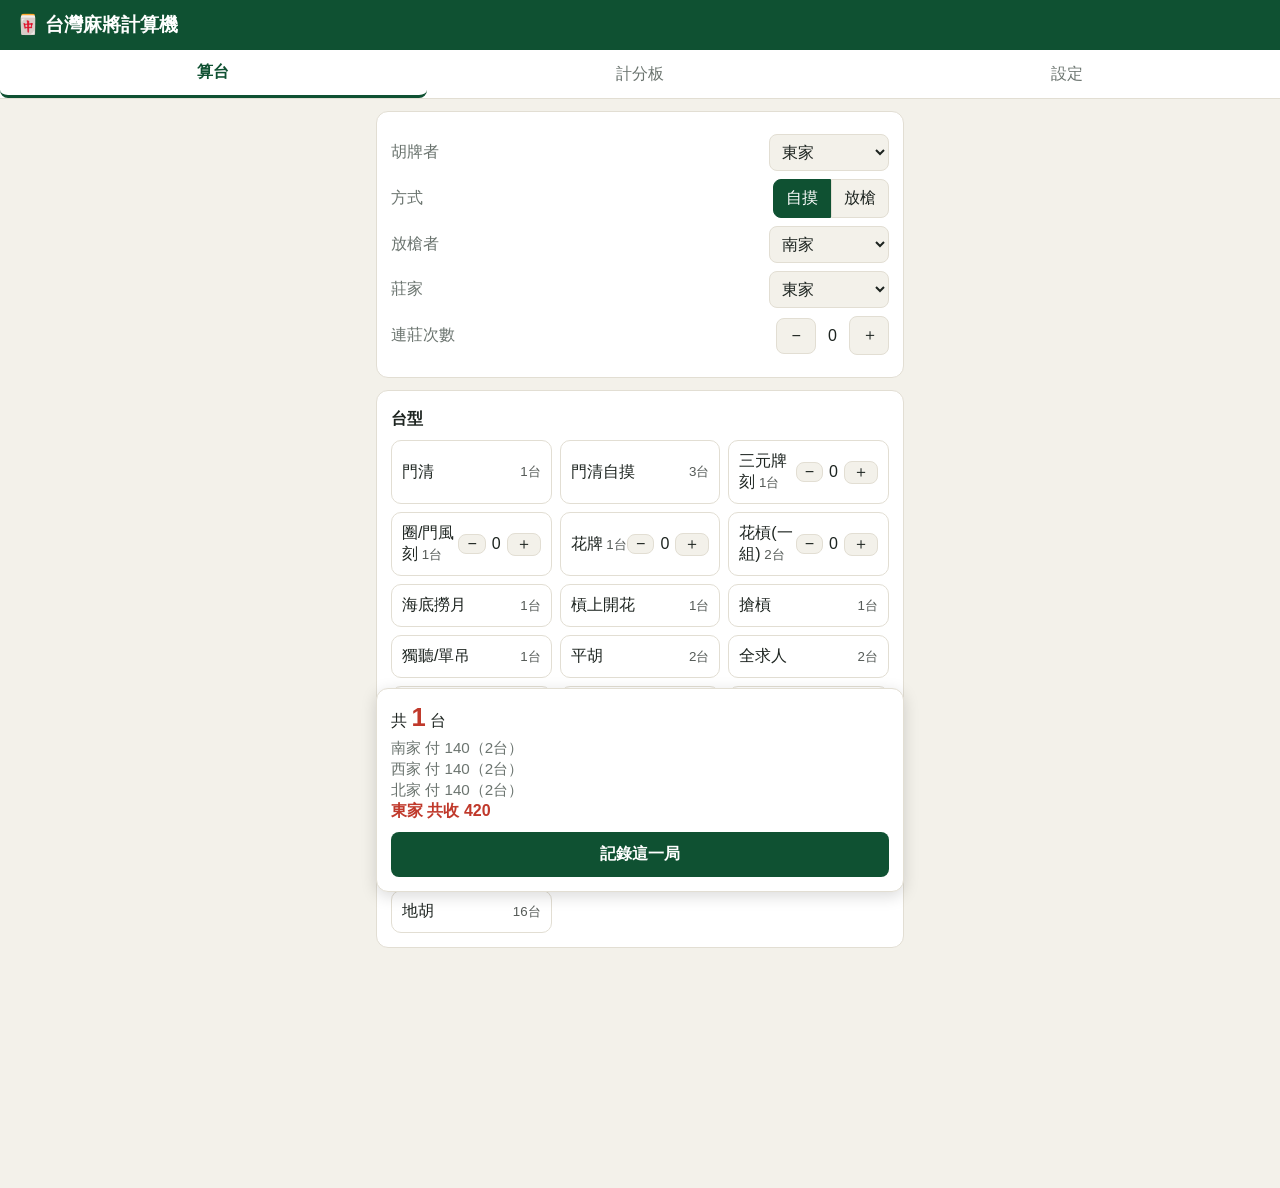
<file: index.html>
<!doctype html>
<html lang="zh-Hant">
<head>
<meta charset="utf-8">
<meta name="viewport" content="width=device-width,initial-scale=1,viewport-fit=cover">
<meta name="theme-color" content="#0f5132">
<link rel="manifest" href="manifest.json">
<link rel="apple-touch-icon" href="icon.svg">
<meta name="apple-mobile-web-app-capable" content="yes">
<title>麻將計算機</title>
<link rel="stylesheet" href="style.css">
</head>
<body>
<header><h1>🀄 台灣麻將計算機</h1></header>

<nav class="tabs">
  <button data-tab="calc" class="active">算台</button>
  <button data-tab="board">計分板</button>
  <button data-tab="set">設定</button>
</nav>

<main>
<section id="calc" class="tab active">
  <div class="card">
    <div class="row"><label>胡牌者</label><select id="winner"></select></div>
    <div class="row"><label>方式</label>
      <div class="seg" id="winType">
        <button data-v="zimo" class="active">自摸</button>
        <button data-v="ron">放槍</button>
      </div>
    </div>
    <div class="row" id="loserRow" hidden><label>放槍者</label><select id="loser"></select></div>
    <div class="row"><label>莊家</label><select id="dealer"></select></div>
    <div class="row"><label>連莊次數</label>
      <div class="stepper"><button data-d="-1">−</button><span id="streak">0</span><button data-d="1">＋</button></div>
    </div>
  </div>

  <div class="card"><h2>台型</h2><div id="yaku"></div></div>

  <div class="card result">
    <div>共 <b id="taiTotal">0</b> 台</div>
    <div id="payDetail"></div>
    <button id="commit" class="primary">記錄這一局</button>
  </div>
</section>

<section id="board" class="tab">
  <div class="card" id="scores"></div>
  <div class="card"><h2>歷史紀錄</h2><ol id="history"></ol>
    <div class="btns"><button id="undo">復原上一局</button><button id="reset" class="danger">全部重來</button></div>
  </div>
</section>

<section id="set" class="tab">
  <div class="card">
    <div class="row"><label>底</label><input id="base" type="number" inputmode="numeric" min="0"></div>
    <div class="row"><label>每台</label><input id="perTai" type="number" inputmode="numeric" min="0"></div>
    <h2>玩家名稱</h2>
    <div id="names"></div>
    <p class="hint">結算公式：底 ＋ 台數 × 每台。自摸三家各付；放槍由放槍者付。莊家（胡或付）另加 1 台＋連莊 2n 台。</p>
  </div>
</section>
</main>

<script src="app.js"></script>
</body>
</html>
</file>
<file: style.css>
:root{--bg:#f3f1ea;--card:#fff;--fg:#1d2420;--mut:#6b746f;--pri:#0f5132;--acc:#c0392b;--line:#e2ded3}
@media (prefers-color-scheme:dark){:root{--bg:#121614;--card:#1c2320;--fg:#e8ece9;--mut:#93a09a;--pri:#3fae7a;--acc:#e5675a;--line:#2c3532}}
*{box-sizing:border-box}
body{margin:0;background:var(--bg);color:var(--fg);font-family:-apple-system,"PingFang TC","Noto Sans TC",sans-serif;padding-bottom:env(safe-area-inset-bottom)}
header{background:var(--pri);color:#fff;padding:calc(12px + env(safe-area-inset-top)) 16px 12px}
h1{margin:0;font-size:1.2rem}h2{font-size:1rem;margin:4px 0 10px}
.tabs{display:flex;position:sticky;top:0;background:var(--card);border-bottom:1px solid var(--line);z-index:2}
.tabs button{flex:1;padding:12px;border:0;background:none;color:var(--mut);font-size:1rem}
.tabs button.active{color:var(--pri);border-bottom:3px solid var(--pri);font-weight:700}
main{padding:12px 16px;max-width:560px;margin:auto}
.tab{display:none}.tab.active{display:block}
.card{background:var(--card);border-radius:12px;padding:14px;margin-bottom:12px;border:1px solid var(--line)}
.row{display:flex;align-items:center;justify-content:space-between;gap:8px;margin:8px 0}
label{color:var(--mut)}
select,input{font-size:1rem;padding:8px;border-radius:8px;border:1px solid var(--line);background:var(--bg);color:var(--fg);min-width:120px}
button{font-size:1rem;border-radius:8px;border:1px solid var(--line);background:var(--bg);color:var(--fg);padding:8px 12px}
.seg{display:flex}.seg button{border-radius:0}.seg button:first-child{border-radius:8px 0 0 8px}.seg button:last-child{border-radius:0 8px 8px 0}
.seg button.active{background:var(--pri);color:#fff;border-color:var(--pri)}
.stepper{display:flex;align-items:center;gap:12px}.stepper button{width:40px}
#yaku{display:grid;grid-template-columns:repeat(auto-fill,minmax(130px,1fr));gap:8px}
.chip{display:flex;justify-content:space-between;align-items:center;padding:10px;border:1px solid var(--line);border-radius:10px;user-select:none}
.chip.on{background:var(--pri);color:#fff;border-color:var(--pri)}
.chip small{opacity:.75}
.chip .cnt{display:flex;gap:6px;align-items:center}.chip .cnt button{padding:0 8px}
.result{position:sticky;bottom:8px;box-shadow:0 4px 16px rgba(0,0,0,.15)}
.result b{font-size:1.6rem;color:var(--acc)}
#payDetail{color:var(--mut);margin:6px 0 10px;font-size:.95rem}
.primary{width:100%;background:var(--pri);color:#fff;border:0;padding:12px;font-weight:700}
.danger{color:var(--acc)}
.btns{display:flex;gap:8px;justify-content:space-between}
.score{display:flex;justify-content:space-between;padding:10px 0;border-bottom:1px solid var(--line);font-size:1.1rem}
.score:last-child{border:0}.pos{color:var(--pri)}.neg{color:var(--acc)}
#history{padding-left:20px;font-size:.9rem;color:var(--mut)}
.hint{color:var(--mut);font-size:.85rem}
</file>
